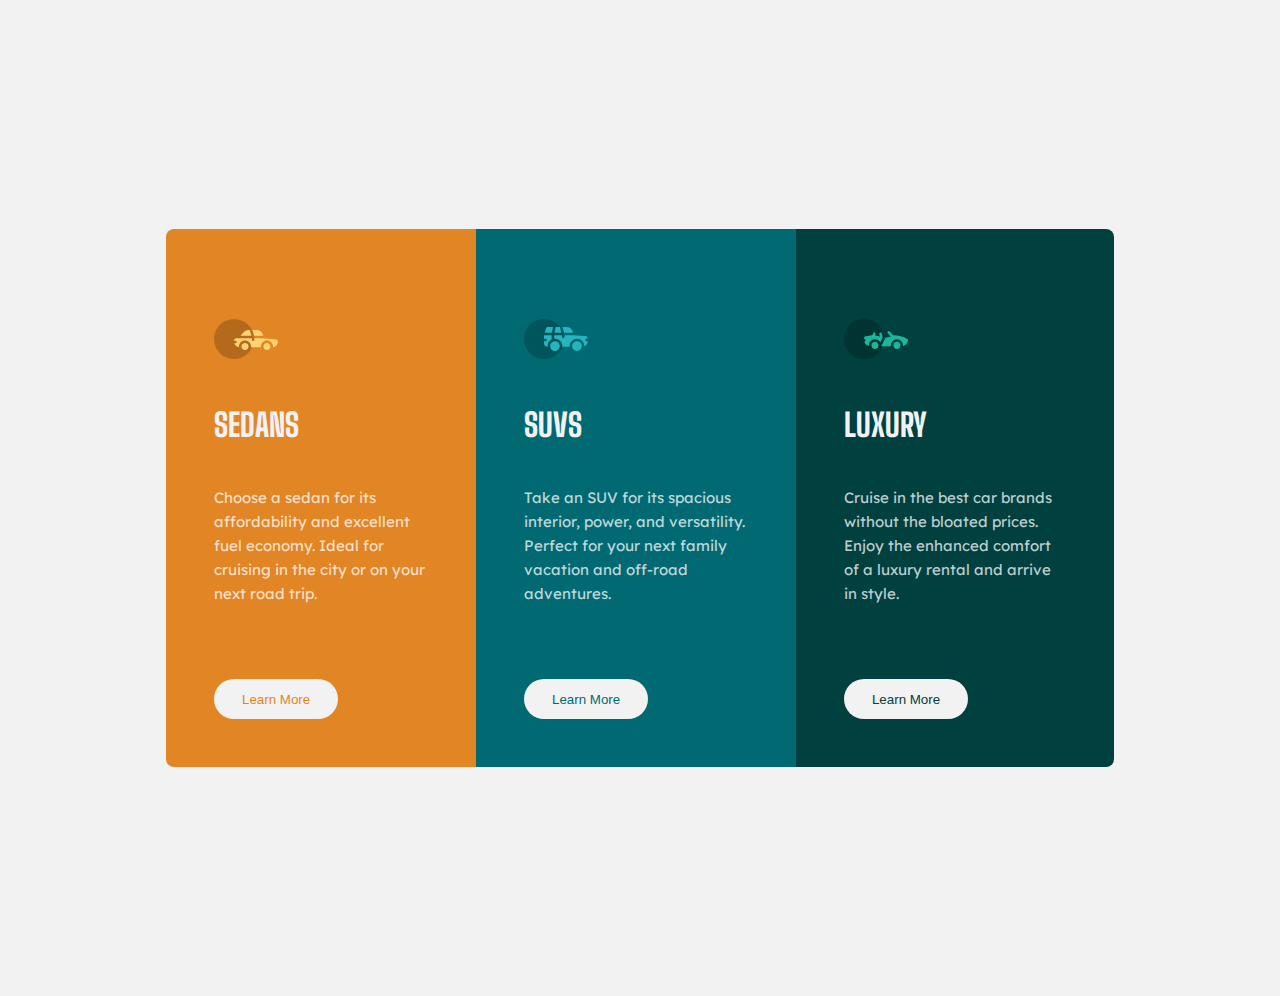
<file: ch-01-3-column-preview-card-component/index.html>
<!DOCTYPE html>
<html lang="en">
<head>
    <meta charset="UTF-8">
    <meta name="viewport" content="width=device-width, initial-scale=1.0"> <!-- displays site properly based on user's device -->
    <link rel="icon" type="image/png" sizes="32x32" href="./images/favicon-32x32.png">
    <title>Frontend Mentor | 3-column preview card component</title>
    <link rel="stylesheet" href="css/styles.css">
</head>

<body>
    <main>
        <section class="sedans">
            <h2>Sedans</h2>
            <p>Choose a sedan for its affordability and excellent fuel economy. Ideal for cruising in the city or on your next road trip.</p>
            <button>Learn More</button>
        </section>

        <section class="suvs">
            <h2>Suvs</h2>
            <p>Take an SUV for its spacious interior, power, and versatility. Perfect for your next family vacation and off-road adventures.</p>
            <button>Learn More</button>
        </section>

        <section class="luxury">
            <h2>Luxury</h2>
            <p>Cruise in the best car brands without the bloated prices. Enjoy the enhanced comfort of a luxury rental and arrive in style.</p>
            <button>Learn More</button>
        </section>
    </main>
</body>
</html>
</file>
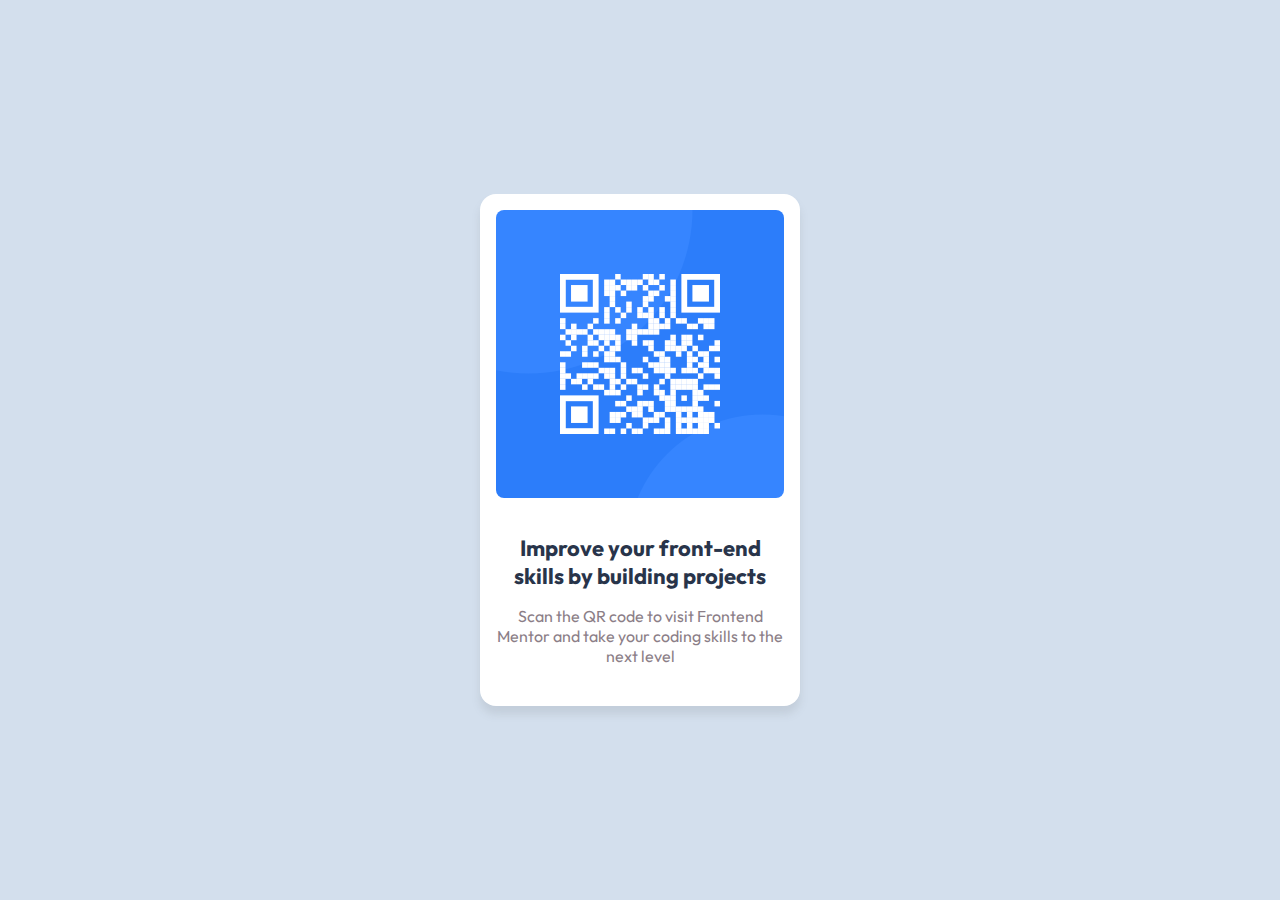
<file: ch-03-qr-code-component/index.html>
<!DOCTYPE html>
<html lang="en">
	<head>
		  <meta charset="UTF-8">
		  <meta name="viewport" content="width=device-width" initial-scale="1.0">
		  <link rel="icon" type="image/png" sizes="32x32" href="./images/favicon-32x32.png">
		  <link rel="stylesheet" href="css/styles.css">
		  <title>Frontend Mentor | QR code component</title>
	 </head>
	 <main>
		  <img src="images/image-qr-code.png">
		  <h1>Improve your front-end skills by building projects</h1>
		  <p>Scan the QR code to visit Frontend Mentor and take your coding skills to the next level</p>
	 </main>
</html>
</file>
<file: ch-01-3-column-preview-card-component/css/styles.css>
/* Google Fonts import */
@import url('https://fonts.googleapis.com/css2?family=Big+Shoulders+Display:wght@700&family=Lexend+Deca&display=swap');

* {
    box-sizing: border-box;
    margin: 0;
    padding: 0;
}

:root {
    --body-bg_headings-cl_buttons-cl: hsl(0, 0%, 95%);
    --sedans-bg_sedans-btn-txt: #e28525;
    --suvs-bg_suvs-btn-txt: #016972;
    --luxury-bg_luxury-btn-txt: #00403f;
}

body {
    display: flex;
    justify-content: center;
    align-items: center;
    margin: 3em;
    height: 100vh;
    background: var(--body-bg_headings-cl_buttons-cl);
}

main {
    display: flex;
    flex-direction: row;
    width: 80%;
}

.sedans, .suvs, .luxury {
    padding: 3em;
    min-height: 300px;
}

.sedans {
    background: var(--sedans-bg_sedans-btn-txt);
    border-radius: 8px 0 0 8px;
}

.suvs {
    background: var(--suvs-bg_suvs-btn-txt);
}

.luxury {
    background: var(--luxury-bg_luxury-btn-txt);
    border-radius: 0 8px 8px 0;
}

.sedans h2::before {
   content: url(../images/icon-sedans.svg); 
   display: block;
   padding-bottom: 1.25em;
}

.suvs h2::before {
    content: url(../images/icon-suvs.svg);
    display: block;
    padding-bottom: 1.25em;
}

.luxury h2::before {
    content: url(../images/icon-luxury.svg);
    display: block;
    padding-bottom: 1.25em;
}

.sedans h2, .suvs h2, .luxury h2 {
    margin: 1.3125em 0;
    font-family: "Big Shoulders Display", Arial, Helvetica, sans-serif;
    font-size: 2em;
    font-weight: 800;
    color: var(--body-bg_headings-cl_buttons-cl);
    text-transform: uppercase;
}

.sedans p, .suvs p, .luxury p {
    font-family: "Lexend Deca", Arial, Helvetica, sans-serif;
    font-size: 0.9375em;
    line-height: 1.6em;
    font-weight: 400;
    color: hsla(0, 0%, 100%, 0.75);
}

.sedans button, .suvs button, .luxury button {
    margin-top: 5.525em;
    width: 9.25em;
    height: 3em;
    background: var(--body-bg_headings-cl_buttons-cl);
    border: none;
    border-radius: 1.5em;
}

.sedans button {
    color: var(--sedans-bg_sedans-btn-txt);
}

.suvs button {
    color: var(--suvs-bg_suvs-btn-txt);
}

.luxury button {
    color: var(--luxury-bg_luxury-btn-txt);
}

.sedans button:hover {
    border: 2px solid var(--body-bg_headings-cl_buttons-cl);
    background: var(--sedans-bg_sedans-btn-txt);
    color: var(--body-bg_headings-cl_buttons-cl);
    cursor: pointer;
    transition: background-color .7s;
}

.suvs button:hover {
    border: 2px solid var(--body-bg_headings-cl_buttons-cl);
    background: var(--suvs-bg_suvs-btn-txt);
    color: var(--body-bg_headings-cl_buttons-cl);
    cursor: pointer;
    transition: background-color .7s;
}

.luxury button:hover {
    border: 2px solid var(--body-bg_headings-cl_buttons-cl);
    background: var(--luxury-bg_luxury-btn-txt);
    color: var(--body-bg_headings-cl_buttons-cl);
    cursor: pointer;
    transition: background-color .7s;
}

@media (max-width: 400px) {
    body {
        margin: 2em;
    }
}

@media (max-width: 960px){
    main {
        flex-direction: column;
        width: 100%;
    }

    .sedans {
        border-radius: 8px 8px 0 0;
    }
    
    .luxury {
        border-radius: 0 0 8px 8px;
    }


}
</file>
<file: ch-03-qr-code-component/css/styles.css>
@import url('https://fonts.googleapis.com/css2?family=Outfit:wght@400;700&display=swap');

/* common styles */

* {
	 box-sizing: border-box;
	 margin: 0;
	 padding: 0;
}

html {
	 height: 100%;
}

body {
	 display: flex;
	 justify-content: center;
	 align-items: center;
	 padding: 4rem 1rem;
	 background: #D3DFED;
	 font-family: Outfit, Arial, sans-serif;
	 text-align: center;
	 height: 100%;
	 height: 100vh;
}

main {
	 width: 20rem;
	 border-radius: 1rem;
	 background: white;
	 box-shadow: 0px 8px 8px rgba(123, 126, 135, 0.18);
}

img {
	 margin: 1rem;
	 width: 18rem;
	 height: 18rem;
	 background: #2c7dfa;
	 border-radius: .5rem;
}

h1 {
	 margin: 0 1rem;
	 margin-top: 1rem;
	 width: 18rem;
	 color: #28344A;
	 font-size: 1.375rem;
	 font-weight: 700;
	 line-height: 1.75rem;
}

p {
	 margin: 0 1rem;
	 margin-top: 1rem;
	 margin-bottom: 2.5rem;
	 width: 18rem;
	 color: #8B7E87;
	 font-size: 1rem;
	 font-weight: 400;
	 line-height: 1.25rem;
}

@media (max-width:400px) {
	
	 body {
		  padding: 0;
	 }
	 
}
</file>
